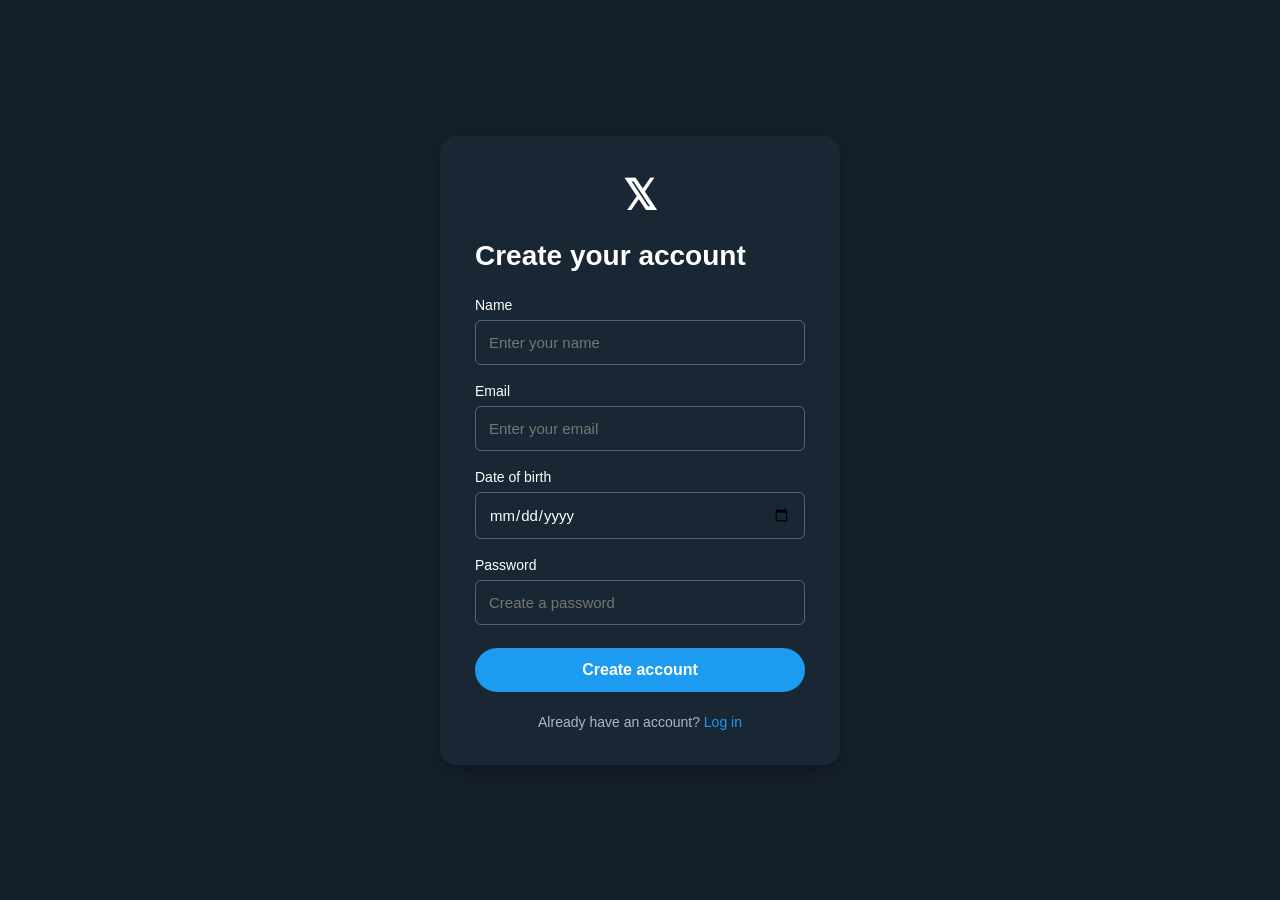
<file: html practice/DAT 4/PRACTICE.HTML>
<!DOCTYPE html>
<html lang="en">
<head>
    <meta charset="UTF-8">
    <meta name="viewport" content="width=device-width, initial-scale=1.0">
    <title>Sign Up for X</title>

    <style>
        * {
            margin: 0;
            padding: 0;
            box-sizing: border-box;
            font-family: Arial, sans-serif;
        }

        body {
            background-color: #15202b;
            color: white;
            display: flex;
            justify-content: center;
            align-items: center;
            min-height: 100vh;
            padding: 20px;
        }

        .signup-box {
            background-color: #192734;
            width: 100%;
            max-width: 400px;
            padding: 35px;
            border-radius: 16px;
            box-shadow: 0 5px 20px rgba(0, 0, 0, 0.3);
        }

        .logo {
            text-align: center;
            font-size: 42px;
            font-weight: bold;
            margin-bottom: 20px;
        }

        h1 {
            font-size: 28px;
            margin-bottom: 25px;
        }

        label {
            display: block;
            margin-bottom: 7px;
            font-size: 14px;
        }

        input {
            width: 100%;
            padding: 13px;
            margin-bottom: 18px;
            border: 1px solid #536471;
            border-radius: 6px;
            background: transparent;
            color: white;
            font-size: 15px;
            outline: none;
        }

        input:focus {
            border-color: #1d9bf0;
        }

        button {
            width: 100%;
            padding: 13px;
            background: #1d9bf0;
            color: white;
            border: none;
            border-radius: 25px;
            font-size: 16px;
            font-weight: bold;
            cursor: pointer;
            margin-top: 5px;
        }

        button:hover {
            background: #1684d4;
        }

        .footer {
            text-align: center;
            margin-top: 22px;
            font-size: 14px;
            color: #aab8c2;
        }

        a {
            color: #1d9bf0;
            text-decoration: none;
        }

        a:hover {
            text-decoration: underline;
        }

        .message {
            margin-top: 15px;
            color: #7ee787;
            font-size: 14px;
            text-align: center;
        }
    </style>
</head>

<body>
    <div class="signup-box">
        <div class="logo">𝕏</div>

        <h1>Create your account</h1>

        <form id="signupForm">
            <label for="name">Name</label>
            <input
                type="text"
                id="name"
                placeholder="Enter your name"
                required
            >

            <label for="email">Email</label>
            <input
                type="email"
                id="email"
                placeholder="Enter your email"
                required
            >

            <label for="dob">Date of birth</label>
            <input
                type="date"
                id="dob"
                required
            >

            <label for="password">Password</label>
            <input
                type="password"
                id="password"
                placeholder="Create a password"
                minlength="8"
                required
            >

            <button type="submit">Create account</button>

            <p class="message" id="message"></p>
        </form>

        <div class="footer">
            Already have an account?
            <a href="#" id="loginLink">Log in</a>
        </div>
    </div>

    <script>
        document.getElementById("signupForm")
            .addEventListener("submit", function(event) {
                event.preventDefault();

                document.getElementById("message").textContent =
                    "Demo complete! Connect a backend to create an account.";
            });

        document.getElementById("loginLink")
            .addEventListener("click", function(event) {
                event.preventDefault();
                alert("Connect this link to your login page.");
            });
    </script>
</body>
</html>
</file>
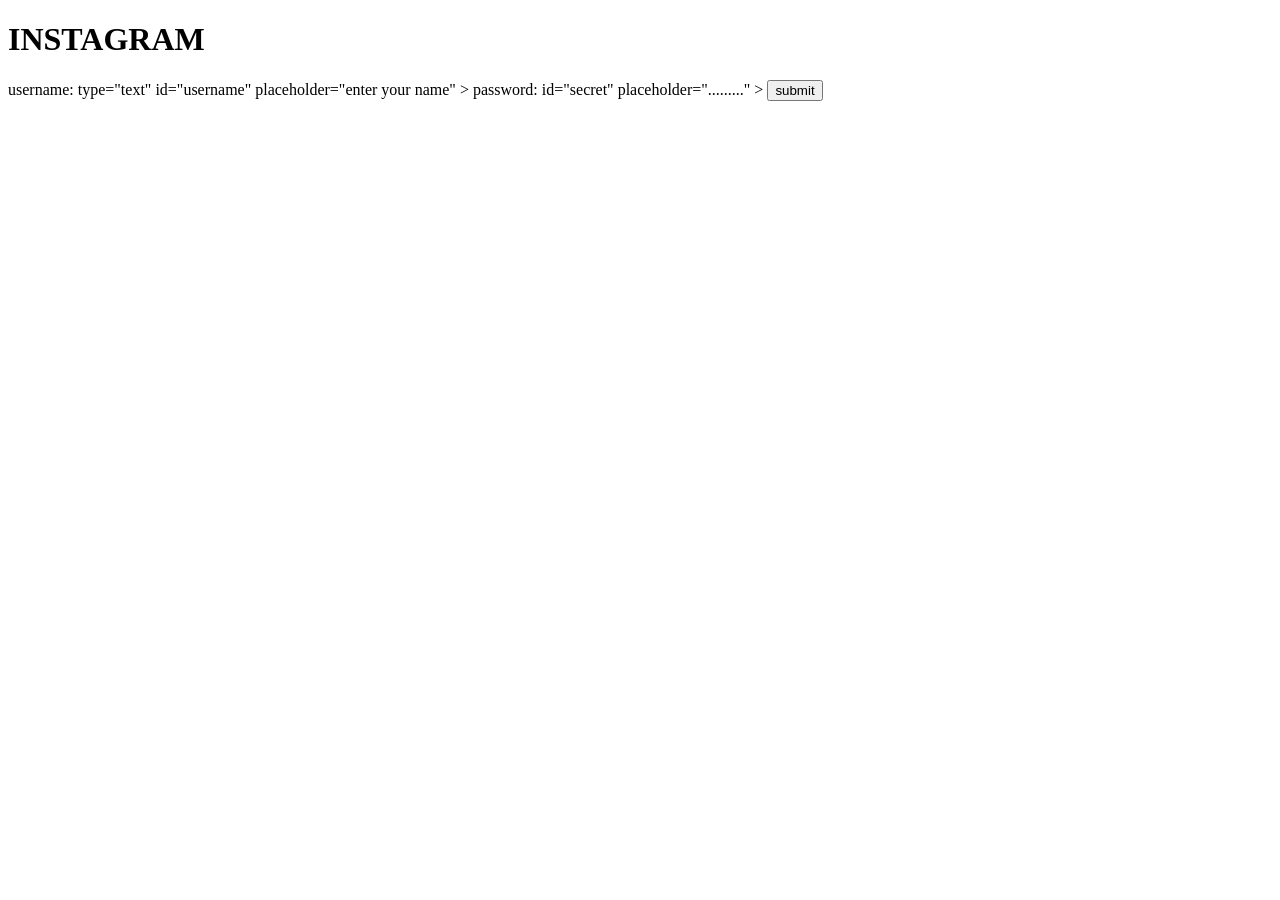
<file: html practice/DAT 4/practice1.html>
<!DOCTYPE html>
<html lang="en">
<head>
    <meta charset="UTF-8">
    <meta name="viewport" content="width=device-width, initial-scale=1.0">
    <title>instagram</title>
</head>
<body>


<h1>INSTAGRAM</h1>
<form action="/instagram login">
    <lable for="username">username:</lable>
    type="text"
    id="username"
    placeholder="enter your name"
    >
    <lable for="secret">password:</lable>

    id="secret"
    placeholder="........."
    >
    <button type="submit">submit</button>
</form>







    
</body>
</html>
</file>
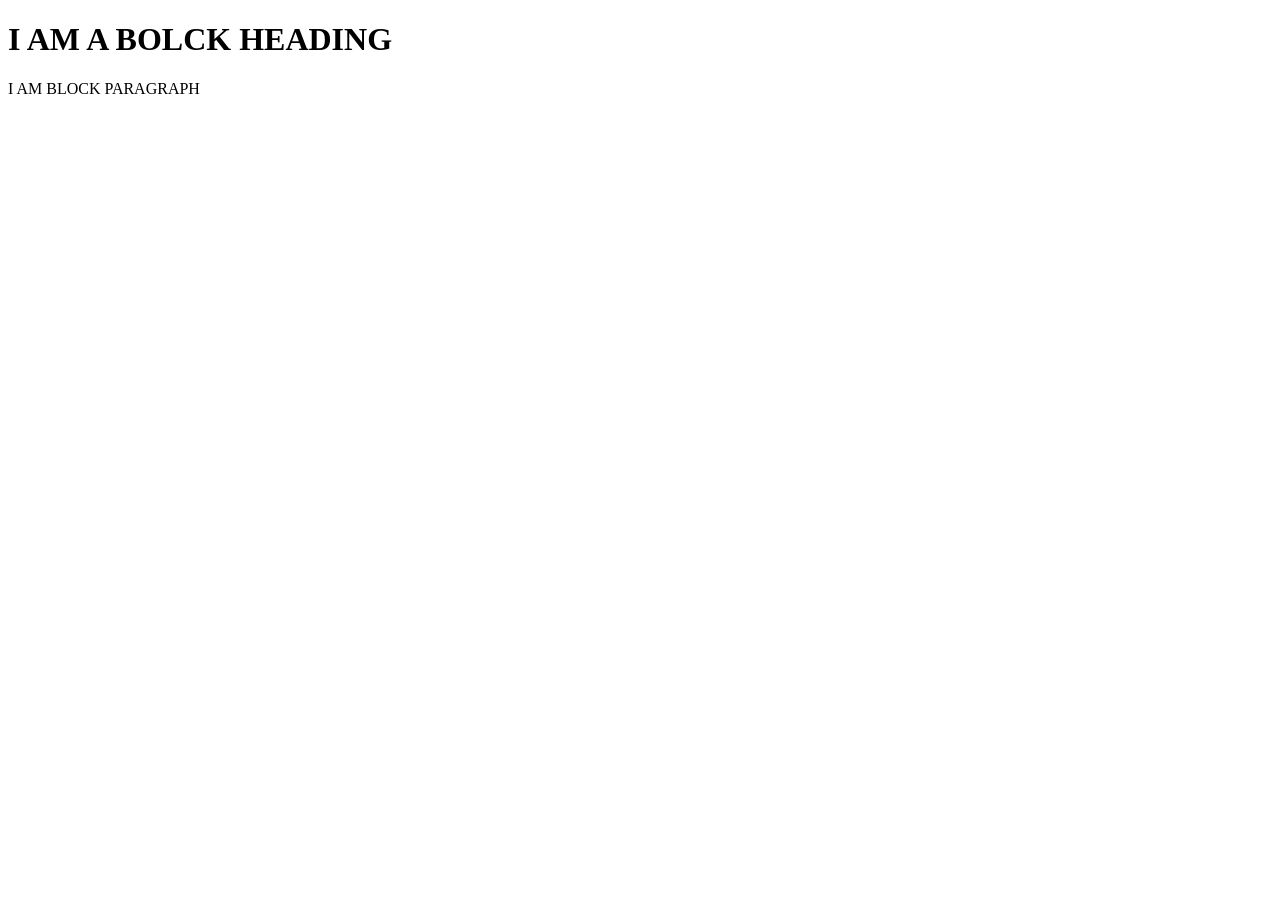
<file: html practice/day3/index.1.html>
<!DOCTYPE html>
<html lang="en">
<head>
    <meta charset="UTF-8">
    <meta name="viewport" content="width=device-width, initial-scale=1.0">
    <title>Document</title>
</head>
<body>
    <h1> I AM A BOLCK HEADING</h1>
    <p> I AM BLOCK PARAGRAPH</p>
</body>
</html>
</file>
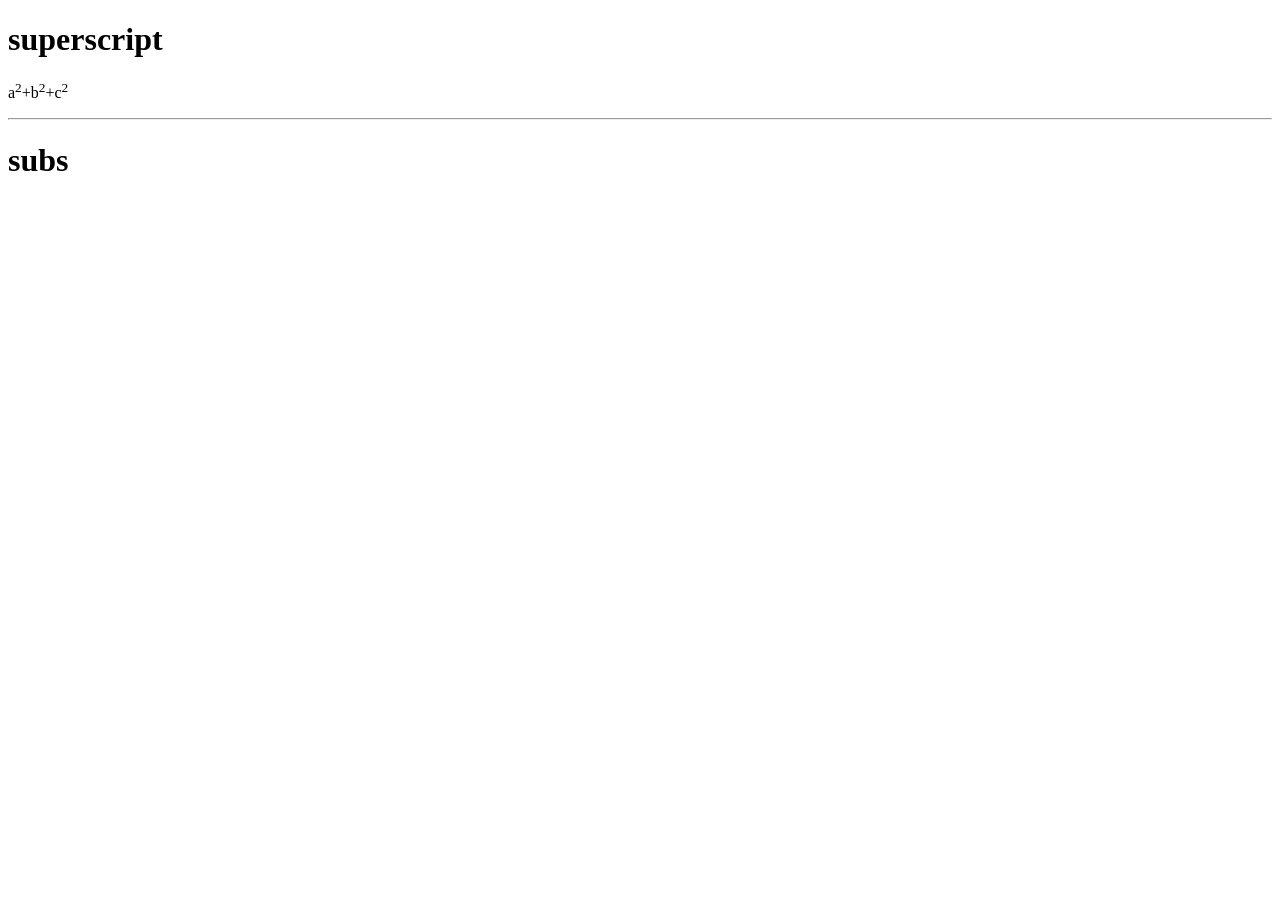
<file: html practice/day3/index3.html>
<!DOCTYPE html>
<html lang="en">
<head>
    <meta charset="UTF-8">
    <meta name="viewport" content="width=device-width, initial-scale=1.0">
    <title>day 3</title>
</head>
<body>
    

    <h1><b>superscript</b></h1>
    <p>a<sup>2</sup>+b<sup>2</sup>+c<sup>2</sup></p>
</body>
</html>


<hr>



<h1><b>subs</b></h1>
</file>
